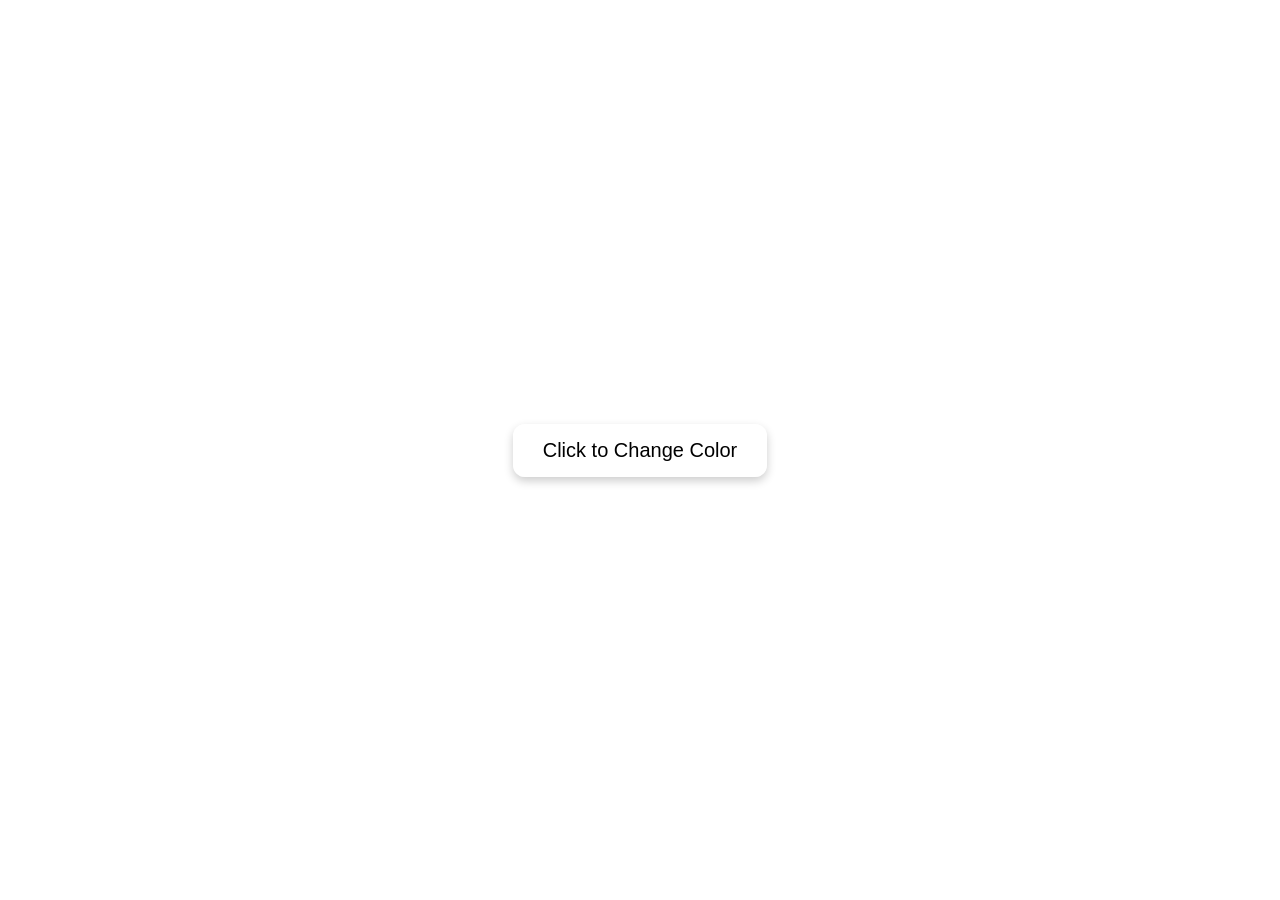
<file: Random_Background_Color_Generator/index.html>
<!DOCTYPE html>
<html lang="en">
<head>
    <meta charset="UTF-8">
    <title>Random Background Color Generator</title>
    <link rel="stylesheet" href="style.css">
    
</head>
<body>
    <div class="container">
        <button id="colorBtn">Click to Change Color</button>
    </div>
    <script src="script.js"></script>
    
</body>
</html>
</file>
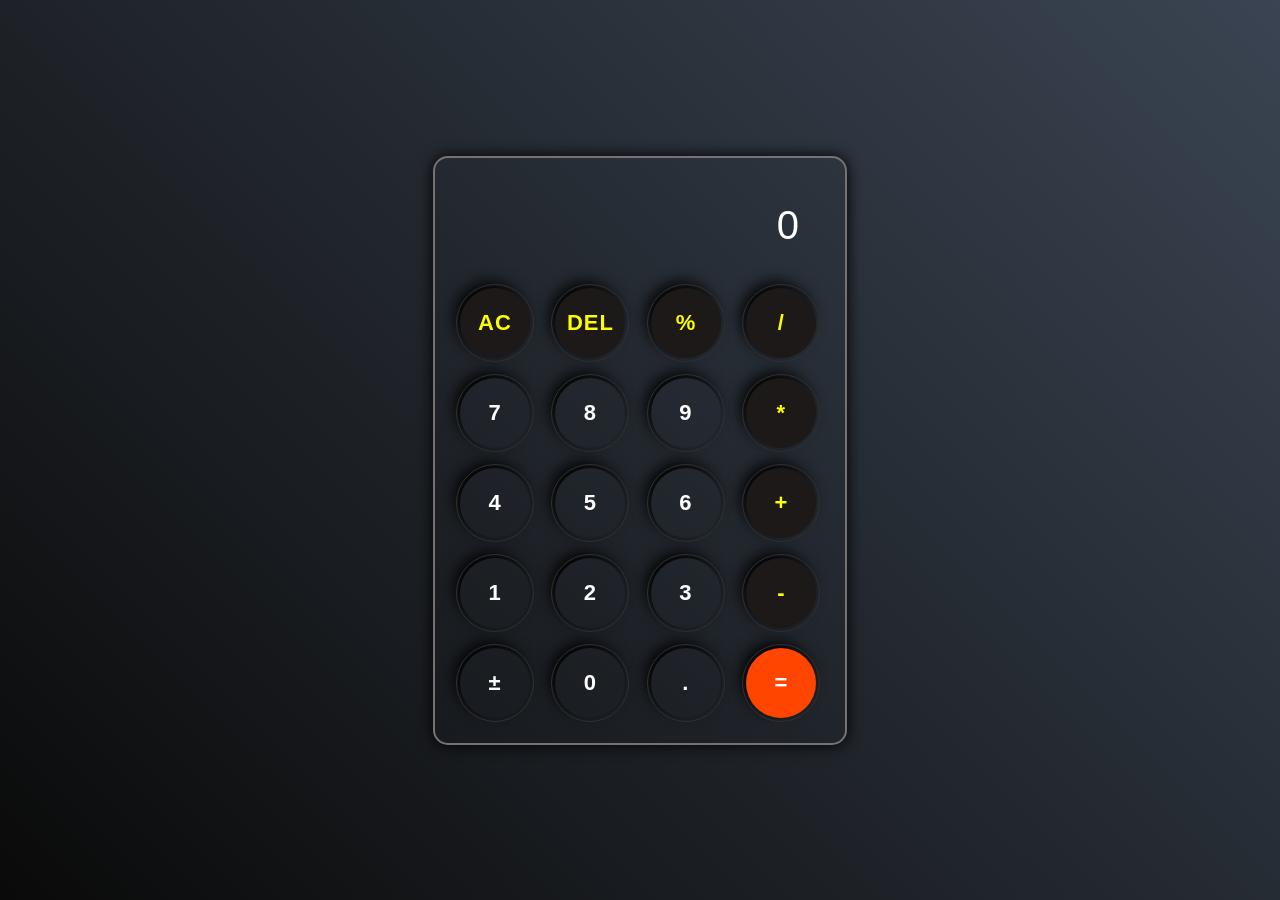
<file: smart_calculator_injavaScript/index.htm>
<!DOCTYPE html>
<html lang="en">
<head>
    <meta charset="UTF-8">
    <meta name="viewport" content="width=device-width, initial-scale=1.0">
    <title>Smart calculator</title>
    <link rel="stylesheet" href="style.css">
</head>
<body>
    <div class="calculator">
        <div class="display">
            <input type="text" id="inputBox" value="0" placeholder="0" disabled>
        </div>
        <div class="row">
            <button type="button" class="opr">AC</button>
            <button type="button" class="opr">DEL</button>
            <button type="button" class="opr">%</button>
            <button type="button" class="opr">/</button>
        </div>
        <div class="row">
            <button type="button">7</button>
            <button type="button">8</button>
            <button type="button">9</button>
            <button type="button" class="opr">*</button>
        </div>
        <div class="row">
            <button type="button">4</button>
            <button type="button">5</button>
            <button type="button">6</button>
            <button type="button" class="opr">+</button>
        </div>
        <div class="row">
            <button type="button">1</button>
            <button type="button">2</button>
            <button type="button">3</button>
            <button type="button" class="opr">-</button>
        </div>
        <div class="row">
            <button type="button" id="plusMinus">&#xB1;</button>
            <button type="button">0</button>
            <button type="button">.</button>
            <button type="button" id="eqBtn">=</button>
        </div>

    </div>
    <script src="app.js"></script>
</body>
</html>
</file>
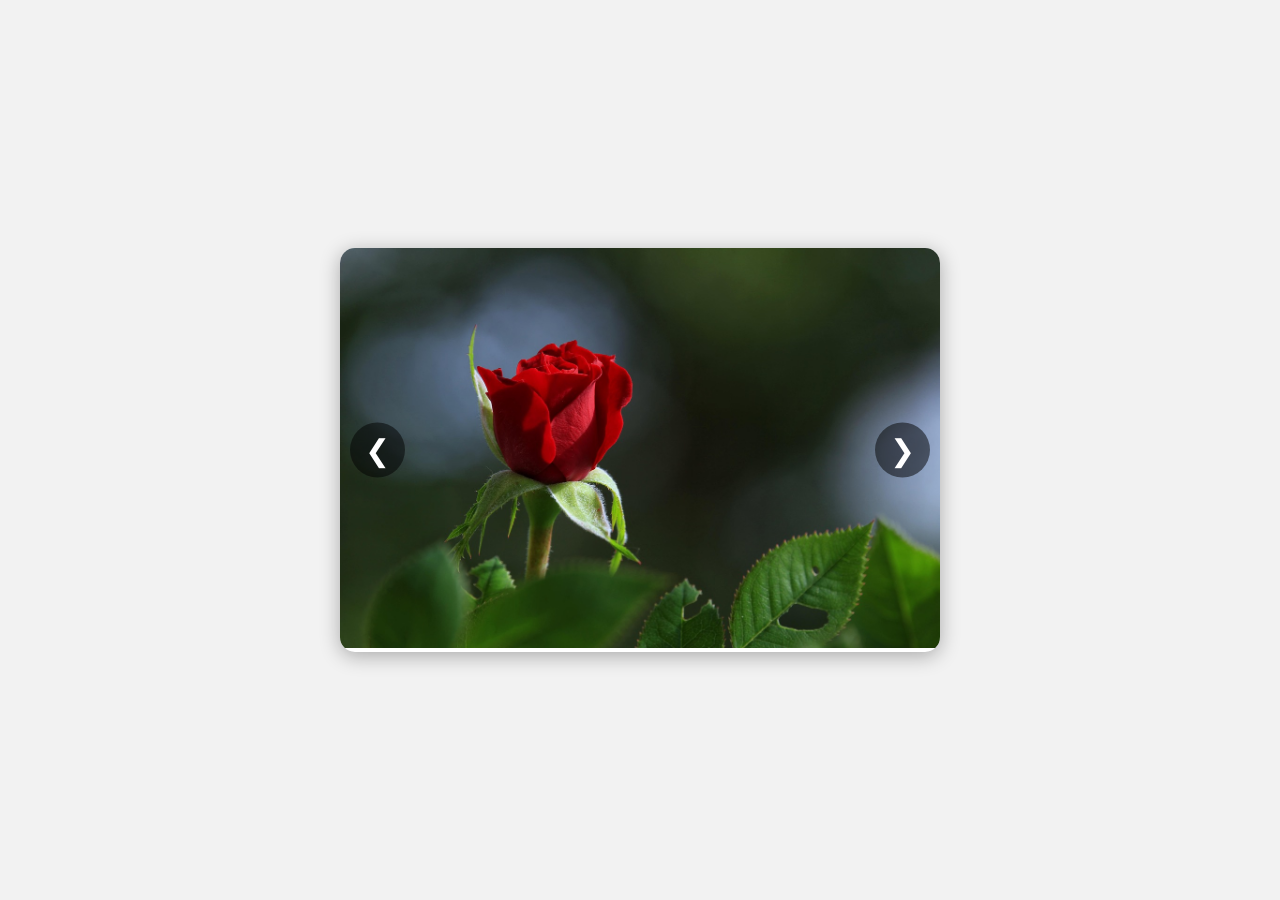
<file: image_slider_in_javaScript/image_silder/index.html>
<!DOCTYPE html>
<html lang="en">
<head>
  <meta charset="UTF-8" />
  <meta name="viewport" content="width=device-width, initial-scale=1.0"/>
  <title> Image Slider</title>
  <link rel="stylesheet" href="style.css" />
</head>
<body>
  <div class="slider-container">
    <button class="nav-btn prev">&#10094;</button>
    <div class="slider">
      <img id="sliderImage" src="images/img1.jpg" alt="Slide" />
      <div id="caption"></div>
    </div>
    <button class="nav-btn next">&#10095;</button>
  </div>

  <script src="script.js"></script>
</body>
</html>
</file>
<file: Random_Background_Color_Generator/style.css>
body {
    margin: 0;
    padding: 0;
    font-family: 'Segoe UI', sans-serif;
    transition: background-color 0.5s ease;
}

.container {
    height: 100vh;
    display: flex;
    justify-content: center;
    align-items: center;
}

#colorBtn {
    padding: 15px 30px;
    font-size: 20px;
    border: none;
    border-radius: 12px;
    cursor: pointer;
    background-color: rgba(255, 255, 255, 0.7); 
    box-shadow: 0 4px 10px rgba(0, 0, 0, 0.2);
    transition: transform 0.2s ease, background-color 0.5s ease;
}

#colorBtn:hover {
    transform: scale(1.05);
}
</file>
<file: smart_calculator_injavaScript/style.css>
*{
    margin: 0;
    padding: 0;
    box-sizing: border-box;
    font-family: Arial, Helvetica, sans-serif;
    letter-spacing: 1px;
}

body{
    min-height: 100vh;
    max-width: 100%;
    display: flex;
    justify-content: center;
    align-items: center;
    /* display: grid;
    place-items: center; */
    background: linear-gradient(45deg, #0a0a0a, #3a4452);
}

.calculator{
    padding: 15px;
    box-shadow: 0 0 15px #000;
    border: 2px solid rgb(116,114,114);
    border-radius: 15px;
}

.display input{
    width: 360px;
    border: none;
    outline: none;
    padding: 20px;
    margin: 10px;
    background: transparent;
    color: #fff;
    font-size: 40px;
    text-align: right;
    cursor: pointer;
}

input::placeholder{
    color: #fff;
}

button{
    width: 70px;
    height: 70px;
    margin: 10px;
    background: transparent;
    color: #fff;
    font-size: 22px;
    font-weight: 600;
    border: 0;
    border-radius: 50%;
    box-shadow: -5px -6px 15px #000;
    outline: 1px solid #313131;
    outline-offset: 3px;
    cursor: pointer;
}

button:active{
    background: #000;
    transform: translate(2px, 2px);
}

.opr{
    color: #fbff00;
    background: #1e1919;
    font-weight: 700;
}

#eqBtn{
    background: orangered;
    font-weight: 900;
}
</file>
<file: image_slider_in_javaScript/image_silder/style.css>
* {
  margin: 0;
  padding: 0;
  box-sizing: border-box;
}

body {
  height: 100vh;
  display: flex;
  justify-content: center;
  align-items: center;
  background: #f2f2f2;
  font-family: 'Segoe UI', sans-serif;
}

.slider-container {
  position: relative;
  width: 600px;
  max-width: 95%;
  box-shadow: 0 4px 20px rgba(0, 0, 0, 0.3);
  overflow: hidden;
  border-radius: 15px;
  background: #fff;
}

.slider {
  position: relative;
  width: 100%;
}

.slider img {
  width: 100%;
  height: 400px;
  object-fit: cover;
  transition: opacity 0.5s ease;
}

#caption {
  position: absolute;
  /* bottom: 15px; */
  left: 20px;
  background-color: rgba(0,0,0,0.5);
  color: #fff;
  padding: 8px 15px;
  border-radius: 8px;
  font-size: 16px;
}

.nav-btn {
  position: absolute;
  top: 50%;
  transform: translateY(-50%);
  background-color: rgba(0,0,0,0.5);
  border: none;
  color: white;
  font-size: 30px;
  padding: 10px 15px;
  cursor: pointer;
  z-index: 10;
  border-radius: 50%;
  transition: background 0.3s;
}

.nav-btn:hover {
  background-color: rgba(0,0,0,0.8);
}

.prev {
  left: 10px;
}

.next {
  right: 10px;
}
</file>
